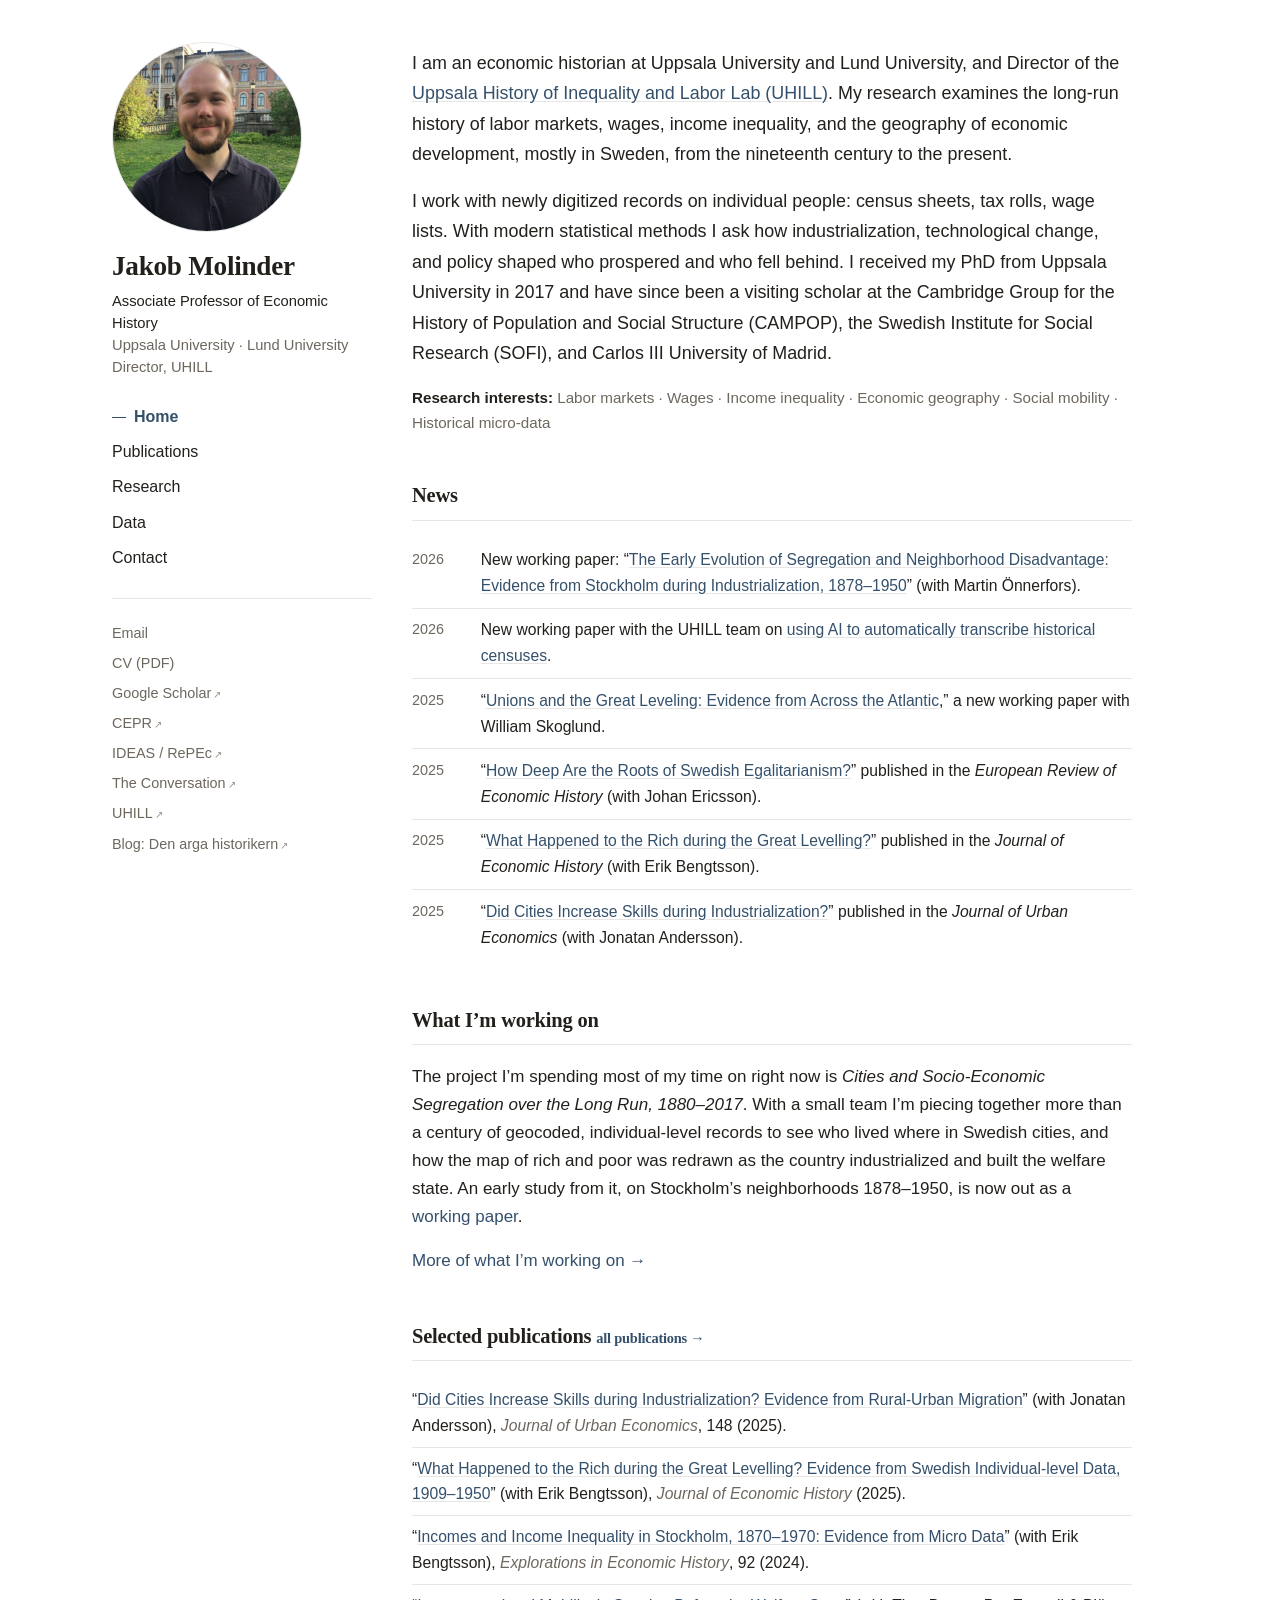
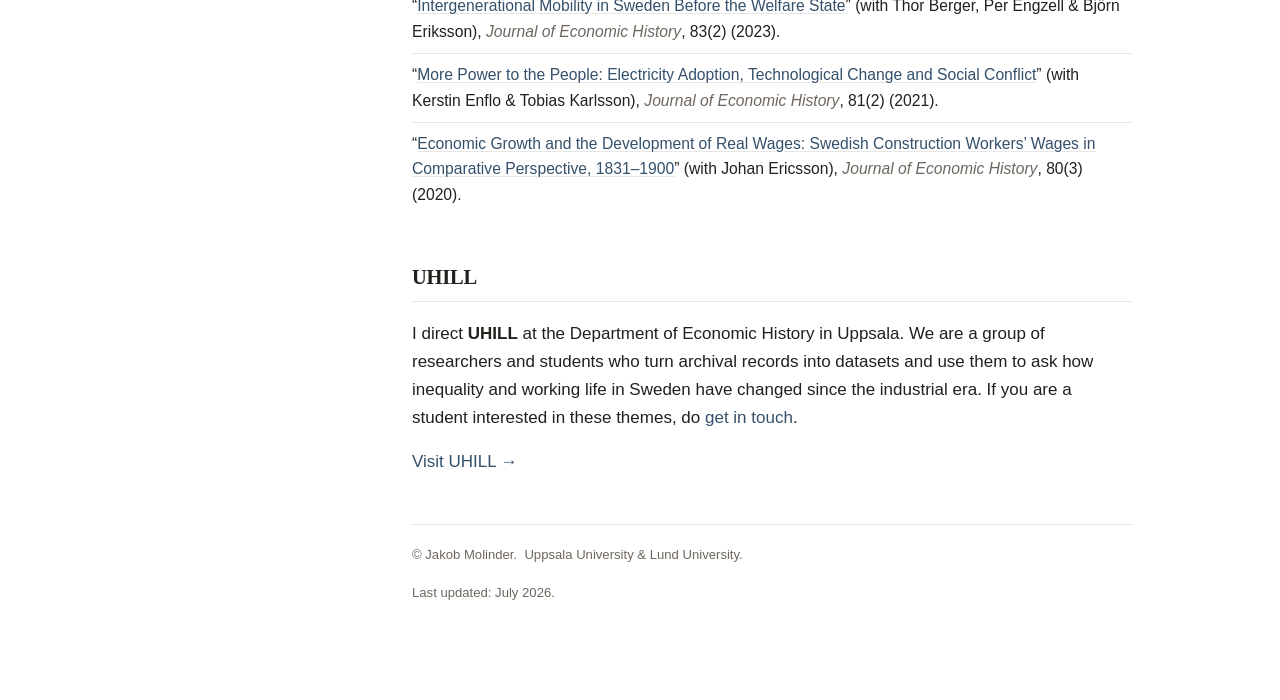
<file: index.html>
<!DOCTYPE html>
<html lang="en">
<head>
  <meta charset="utf-8">
  <meta name="viewport" content="width=device-width, initial-scale=1">
  <title>Jakob Molinder — Economic Historian</title>
  <meta name="description" content="Jakob Molinder is an economic historian at Uppsala University and Lund University and Director of the Uppsala History of Inequality and Labor Lab (UHILL). Research on labor markets, wages, inequality and the geography of economic development.">
  <link rel="canonical" href="https://jakobmolinder-uu.github.io/">
  <link rel="icon" href="assets/img/favicon.svg" type="image/svg+xml">
  <link rel="icon" href="assets/img/favicon-48.png" sizes="48x48">
  <link rel="apple-touch-icon" href="assets/img/apple-touch-icon.png">
  <meta name="twitter:card" content="summary">
  <link rel="stylesheet" href="css/style.css">
  <!-- Open Graph -->
  <meta property="og:type" content="website">
  <meta property="og:title" content="Jakob Molinder — Economic Historian">
  <meta property="og:description" content="Economic historian at Uppsala University and Lund University; Director of UHILL. Labor markets, wages, inequality and economic geography.">
  <meta property="og:url" content="https://jakobmolinder-uu.github.io/">
  <meta property="og:image" content="https://jakobmolinder-uu.github.io/assets/img/jakob-molinder.jpg">
  <meta property="og:image:alt" content="Jakob Molinder">
  <script type="application/ld+json">
  {
    "@context": "https://schema.org",
    "@type": "Person",
    "name": "Jakob Molinder",
    "jobTitle": "Associate Professor of Economic History",
    "url": "https://jakobmolinder-uu.github.io/",
    "image": "https://jakobmolinder-uu.github.io/assets/img/jakob-molinder.jpg",
    "affiliation": [
      { "@type": "Organization", "name": "Uppsala University" },
      { "@type": "Organization", "name": "Lund University" }
    ],
    "sameAs": [
      "https://scholar.google.se/citations?user=_pGQ968AAAAJ&hl=en",
      "https://cepr.org/about/people/jakob-molinder",
      "https://ideas.repec.org/f/pmo867.html",
      "https://www.uu.se/en/research/uppsala-history-of-inequality-and-labor-lab"
    ]
  }
  </script>
</head>
<body>
<a class="skip" href="#main">Skip to content</a>
<div class="layout">

  <!-- ============ SIDEBAR (identical on every page) ============ -->
  <aside class="sidebar">
    <img class="sidebar__photo" src="assets/img/jakob-molinder.jpg" alt="Portrait of Jakob Molinder" width="190" height="190">
    <p class="sidebar__name"><a href="index.html">Jakob Molinder</a></p>
    <p class="sidebar__title">
      <span class="role">Associate Professor of Economic History</span><br>
      Uppsala University &middot; Lund University<br>
      Director, UHILL
    </p>

    <nav class="nav" aria-label="Primary">
      <a href="index.html" class="is-active">Home</a>
      <a href="publications.html">Publications</a>
      <a href="research.html">Research</a>
      <a href="data.html">Data</a>
      <a href="contact.html">Contact</a>
    </nav>

    <hr class="sidebar__divider">

    <ul class="links">
      <li><a href="mailto:jakob.molinder@ekhist.uu.se">Email</a></li>
      <li><a href="assets/cv.pdf">CV (PDF)</a></li>
      <li><a href="https://scholar.google.se/citations?user=_pGQ968AAAAJ&hl=en" rel="noopener">Google Scholar<span class="ext">&#8599;</span></a></li>
      <li><a href="https://cepr.org/about/people/jakob-molinder" rel="noopener">CEPR<span class="ext">&#8599;</span></a></li>
      <li><a href="https://ideas.repec.org/f/pmo867.html" rel="noopener">IDEAS / RePEc<span class="ext">&#8599;</span></a></li>
      <li><a href="https://theconversation.com/profiles/jakob-molinder-1233093" rel="noopener">The Conversation<span class="ext">&#8599;</span></a></li>
      <li><a href="https://www.uu.se/en/research/uppsala-history-of-inequality-and-labor-lab" rel="noopener">UHILL<span class="ext">&#8599;</span></a></li>
      <li><a href="https://denargahistorikern.com/" rel="noopener">Blog: Den arga historikern<span class="ext">&#8599;</span></a></li>
      <!-- Add ORCID / Bluesky / X here if you like, e.g.:
      <li><a href="https://orcid.org/YOUR-ID" rel="noopener">ORCID<span class="ext">&#8599;</span></a></li> -->
    </ul>
  </aside>

  <!-- ============ CONTENT ============ -->
  <main class="content" id="main">

    <h1 class="visually-hidden">Jakob Molinder — Economic Historian</h1>

    <div class="lead">
      <p>I am an economic historian at Uppsala University and Lund University, and Director of the
      <a href="https://www.uu.se/en/research/uppsala-history-of-inequality-and-labor-lab" rel="noopener">Uppsala History of Inequality and Labor Lab (UHILL)</a>.
      My research examines the long-run history of labor markets, wages, income inequality,
      and the geography of economic development, mostly in Sweden, from the nineteenth
      century to the present.</p>

      <p>I work with newly digitized records on individual people: census sheets, tax rolls,
      wage lists. With modern statistical methods I ask how industrialization, technological
      change, and policy shaped who prospered and who fell behind. I received my PhD from
      Uppsala University in 2017 and have since been a visiting scholar at the Cambridge
      Group for the History of Population and Social Structure (CAMPOP), the Swedish Institute
      for Social Research (SOFI), and Carlos&nbsp;III University of Madrid.</p>
    </div>

    <p class="tags"><span class="label">Research interests:</span> Labor markets &middot; Wages &middot; Income inequality &middot; Economic geography &middot; Social mobility &middot; Historical micro-data</p>

    <!-- NEWS -->
    <section class="section" aria-labelledby="news-h">
      <h2 class="section__head" id="news-h">News</h2>
      <ul class="news">
        <li><span class="yr">2026</span><span class="what">New working paper: &ldquo;<a href="https://ehes.org/wp/EHES_294.pdf" rel="noopener">The Early Evolution of Segregation and Neighborhood Disadvantage: Evidence from Stockholm during Industrialization, 1878&ndash;1950</a>&rdquo; (with Martin Önnerfors).</span></li>
        <li><span class="yr">2026</span><span class="what">New working paper with the UHILL team on <a href="https://ehes.org/wp-content/uploads/2026/02/EHES_298.pdf" rel="noopener">using AI to automatically transcribe historical censuses</a>.</span></li>
        <li><span class="yr">2025</span><span class="what">&ldquo;<a href="https://ehes.org/wp/EHES_292.pdf" rel="noopener">Unions and the Great Leveling: Evidence from Across the Atlantic</a>,&rdquo; a new working paper with William Skoglund.</span></li>
        <li><span class="yr">2025</span><span class="what">&ldquo;<a href="https://doi.org/10.1093/ereh/heaf008" rel="noopener">How Deep Are the Roots of Swedish Egalitarianism?</a>&rdquo; published in the <em>European Review of Economic History</em> (with Johan Ericsson).</span></li>
        <li><span class="yr">2025</span><span class="what">&ldquo;<a href="https://doi.org/10.1017/S0022050725000221" rel="noopener">What Happened to the Rich during the Great Levelling?</a>&rdquo; published in the <em>Journal of Economic History</em> (with Erik Bengtsson).</span></li>
        <li><span class="yr">2025</span><span class="what">&ldquo;<a href="https://www.sciencedirect.com/science/article/pii/S0094119025000373" rel="noopener">Did Cities Increase Skills during Industrialization?</a>&rdquo; published in the <em>Journal of Urban Economics</em> (with Jonatan Andersson).</span></li>
      </ul>
    </section>

    <!-- WHAT I'M WORKING ON -->
    <section class="section" aria-labelledby="feat-h">
      <h2 class="section__head" id="feat-h">What I&rsquo;m working on</h2>
      <p>The project I&rsquo;m spending most of my time on right now is <em>Cities and Socio-Economic
      Segregation over the Long Run, 1880&ndash;2017</em>. With a small team I&rsquo;m piecing together
      more than a century of geocoded, individual-level records to see who lived where in Swedish
      cities, and how the map of rich and poor was redrawn as the country industrialized and built
      the welfare state. An early study from it, on Stockholm&rsquo;s neighborhoods 1878&ndash;1950,
      is now out as a <a href="https://ehes.org/wp/EHES_294.pdf" rel="noopener">working paper</a>.</p>
      <p><a href="research.html">More of what I&rsquo;m working on &rarr;</a></p>
    </section>

    <!-- SELECTED PUBLICATIONS -->
    <section class="section" aria-labelledby="pubs-h">
      <h2 class="section__head" id="pubs-h">Selected publications <a class="section__more" href="publications.html">all publications &rarr;</a></h2>
      <ul class="selected">
        <li>&ldquo;<a href="https://www.sciencedirect.com/science/article/pii/S0094119025000373" rel="noopener">Did Cities Increase Skills during Industrialization? Evidence from Rural-Urban Migration</a>&rdquo; (with Jonatan Andersson), <span class="venue">Journal of Urban Economics</span>, 148 (2025).</li>
        <li>&ldquo;<a href="https://doi.org/10.1017/S0022050725000221" rel="noopener">What Happened to the Rich during the Great Levelling? Evidence from Swedish Individual-level Data, 1909&ndash;1950</a>&rdquo; (with Erik Bengtsson), <span class="venue">Journal of Economic History</span> (2025).</li>
        <li>&ldquo;<a href="https://www.sciencedirect.com/science/article/pii/S0014498323000621" rel="noopener">Incomes and Income Inequality in Stockholm, 1870&ndash;1970: Evidence from Micro Data</a>&rdquo; (with Erik Bengtsson), <span class="venue">Explorations in Economic History</span>, 92 (2024).</li>
        <li>&ldquo;<a href="https://doi.org/10.1017/S0022050723000098" rel="noopener">Intergenerational Mobility in Sweden Before the Welfare State</a>&rdquo; (with Thor Berger, Per Engzell &amp; Björn Eriksson), <span class="venue">Journal of Economic History</span>, 83(2) (2023).</li>
        <li>&ldquo;<a href="https://www.cambridge.org/core/journals/journal-of-economic-history/article/more-power-to-the-people-electricity-adoption-technological-change-and-labor-conflict/63B6909C4CEC0038680E0802444862BB" rel="noopener">More Power to the People: Electricity Adoption, Technological Change and Social Conflict</a>&rdquo; (with Kerstin Enflo &amp; Tobias Karlsson), <span class="venue">Journal of Economic History</span>, 81(2) (2021).</li>
        <li>&ldquo;<a href="https://www.cambridge.org/core/journals/journal-of-economic-history/article/economic-growth-and-the-development-of-real-wages-swedish-construction-workers-wages-in-comparative-perspective-18311900/0DF23AF465F4E9464162A69ACEBD327B" rel="noopener">Economic Growth and the Development of Real Wages: Swedish Construction Workers&rsquo; Wages in Comparative Perspective, 1831&ndash;1900</a>&rdquo; (with Johan Ericsson), <span class="venue">Journal of Economic History</span>, 80(3) (2020).</li>
      </ul>
    </section>

    <!-- UHILL -->
    <section class="section" aria-labelledby="uhill-h">
      <h2 class="section__head" id="uhill-h">UHILL</h2>
      <p>I direct <strong>UHILL</strong> at the Department of Economic History in Uppsala. We are
      a group of researchers and students who turn archival records into datasets and use them
      to ask how inequality and working life in Sweden have changed since the industrial era.
      If you are a student interested in these themes, do <a href="contact.html">get in touch</a>.</p>
      <p><a href="https://www.uu.se/en/research/uppsala-history-of-inequality-and-labor-lab" rel="noopener">Visit UHILL &rarr;</a></p>
    </section>

    <footer class="footer">
      <p>&copy; Jakob Molinder. &nbsp;Uppsala University &amp; Lund University.</p>
      <p>Last updated: July 2026.</p>
    </footer>

  </main>
</div>
</body>
</html>
</file>
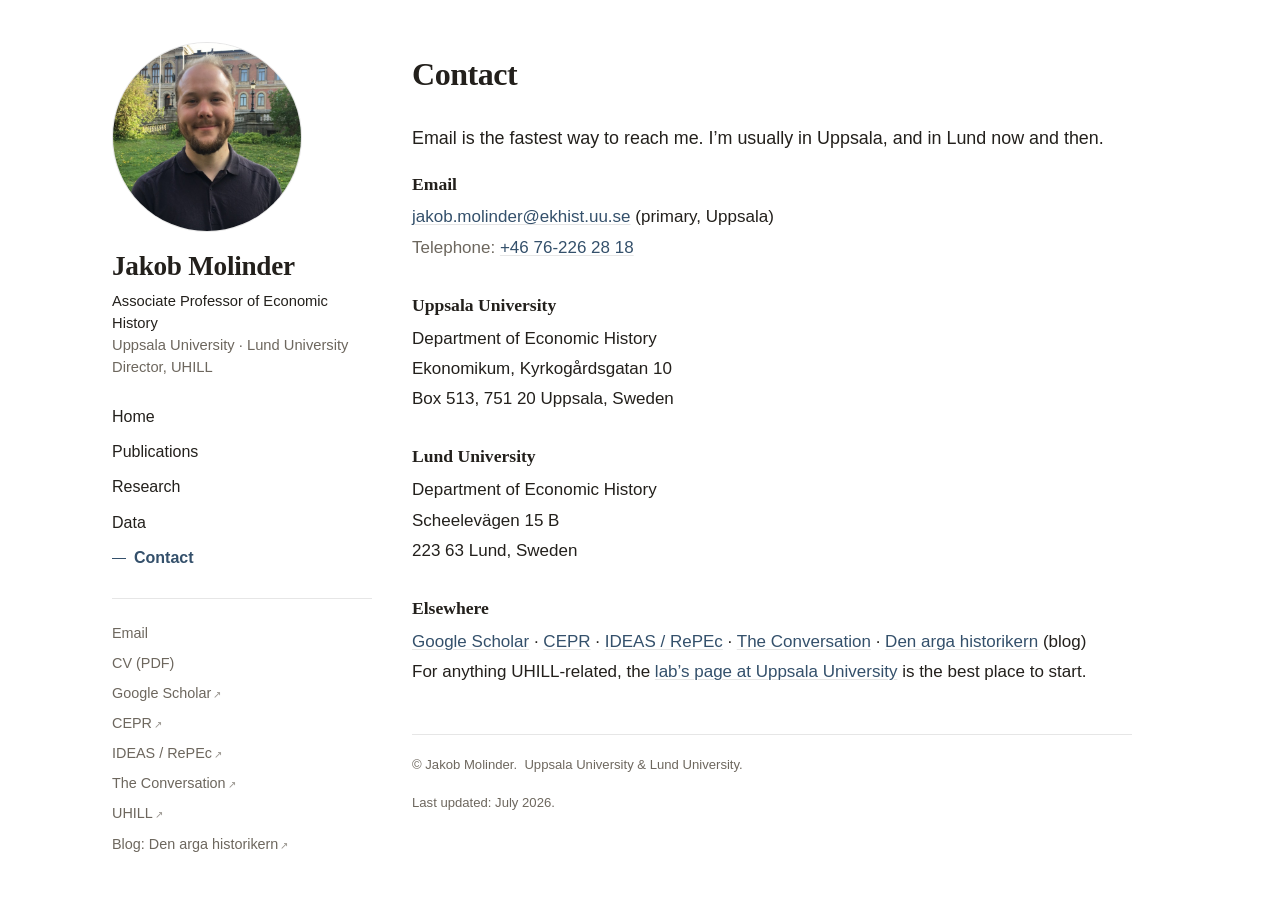
<file: contact.html>
<!DOCTYPE html>
<html lang="en">
<head>
  <meta charset="utf-8">
  <meta name="viewport" content="width=device-width, initial-scale=1">
  <title>Contact — Jakob Molinder</title>
  <meta name="description" content="Contact details for Jakob Molinder, Department of Economic History, Uppsala University and Lund University.">
  <link rel="canonical" href="https://jakobmolinder-uu.github.io/contact.html">
  <link rel="icon" href="assets/img/favicon.svg" type="image/svg+xml">
  <link rel="icon" href="assets/img/favicon-48.png" sizes="48x48">
  <link rel="apple-touch-icon" href="assets/img/apple-touch-icon.png">
  <meta name="twitter:card" content="summary">
  <link rel="stylesheet" href="css/style.css">
  <meta property="og:type" content="website">
  <meta property="og:title" content="Contact — Jakob Molinder">
  <meta property="og:url" content="https://jakobmolinder-uu.github.io/contact.html">
  <meta property="og:description" content="Contact details for Jakob Molinder, Department of Economic History, Uppsala University and Lund University.">
  <meta property="og:image" content="https://jakobmolinder-uu.github.io/assets/img/jakob-molinder.jpg">
  <meta property="og:image:alt" content="Jakob Molinder">
</head>
<body>
<a class="skip" href="#main">Skip to content</a>
<div class="layout">

  <aside class="sidebar">
    <img class="sidebar__photo" src="assets/img/jakob-molinder.jpg" alt="Portrait of Jakob Molinder" width="190" height="190">
    <p class="sidebar__name"><a href="index.html">Jakob Molinder</a></p>
    <p class="sidebar__title">
      <span class="role">Associate Professor of Economic History</span><br>
      Uppsala University &middot; Lund University<br>
      Director, UHILL
    </p>
    <nav class="nav" aria-label="Primary">
      <a href="index.html">Home</a>
      <a href="publications.html">Publications</a>
      <a href="research.html">Research</a>
      <a href="data.html">Data</a>
      <a href="contact.html" class="is-active">Contact</a>
    </nav>
    <hr class="sidebar__divider">
    <ul class="links">
      <li><a href="mailto:jakob.molinder@ekhist.uu.se">Email</a></li>
      <li><a href="assets/cv.pdf">CV (PDF)</a></li>
      <li><a href="https://scholar.google.se/citations?user=_pGQ968AAAAJ&hl=en" rel="noopener">Google Scholar<span class="ext">&#8599;</span></a></li>
      <li><a href="https://cepr.org/about/people/jakob-molinder" rel="noopener">CEPR<span class="ext">&#8599;</span></a></li>
      <li><a href="https://ideas.repec.org/f/pmo867.html" rel="noopener">IDEAS / RePEc<span class="ext">&#8599;</span></a></li>
      <li><a href="https://theconversation.com/profiles/jakob-molinder-1233093" rel="noopener">The Conversation<span class="ext">&#8599;</span></a></li>
      <li><a href="https://www.uu.se/en/research/uppsala-history-of-inequality-and-labor-lab" rel="noopener">UHILL<span class="ext">&#8599;</span></a></li>
      <li><a href="https://denargahistorikern.com/" rel="noopener">Blog: Den arga historikern<span class="ext">&#8599;</span></a></li>
    </ul>
  </aside>

  <main class="content" id="main">
    <h1 class="page-title">Contact</h1>
    <p class="lead">Email is the fastest way to reach me. I&rsquo;m usually in Uppsala,
    and in Lund now and then.</p>

    <div class="contact-block">
      <h2>Email</h2>
      <p><a href="mailto:jakob.molinder@ekhist.uu.se">jakob.molinder@ekhist.uu.se</a> (primary, Uppsala)</p>
      <p class="muted">Telephone: <a href="tel:+46762262818">+46&nbsp;76-226&nbsp;28&nbsp;18</a></p>
    </div>

    <div class="contact-block">
      <h2>Uppsala University</h2>
      <p>Department of Economic History</p>
      <p>Ekonomikum, Kyrkogårdsgatan 10</p>
      <p>Box 513, 751 20 Uppsala, Sweden</p>
    </div>

    <div class="contact-block">
      <h2>Lund University</h2>
      <p>Department of Economic History</p>
      <p>Scheelevägen 15 B</p>
      <p>223 63 Lund, Sweden</p>
    </div>

    <div class="contact-block">
      <h2>Elsewhere</h2>
      <p>
        <a href="https://scholar.google.se/citations?user=_pGQ968AAAAJ&hl=en" rel="noopener">Google Scholar</a> &middot;
        <a href="https://cepr.org/about/people/jakob-molinder" rel="noopener">CEPR</a> &middot;
        <a href="https://ideas.repec.org/f/pmo867.html" rel="noopener">IDEAS / RePEc</a> &middot;
        <a href="https://theconversation.com/profiles/jakob-molinder-1233093" rel="noopener">The Conversation</a> &middot;
        <a href="https://denargahistorikern.com/" rel="noopener">Den arga historikern</a> (blog)
      </p>
      <p>For anything UHILL-related, the
      <a href="https://www.uu.se/en/research/uppsala-history-of-inequality-and-labor-lab" rel="noopener">lab&rsquo;s page at Uppsala University</a>
      is the best place to start.</p>
    </div>

    <footer class="footer">
      <p>&copy; Jakob Molinder. &nbsp;Uppsala University &amp; Lund University.</p>
      <p>Last updated: July 2026.</p>
    </footer>

  </main>
</div>
</body>
</html>
</file>
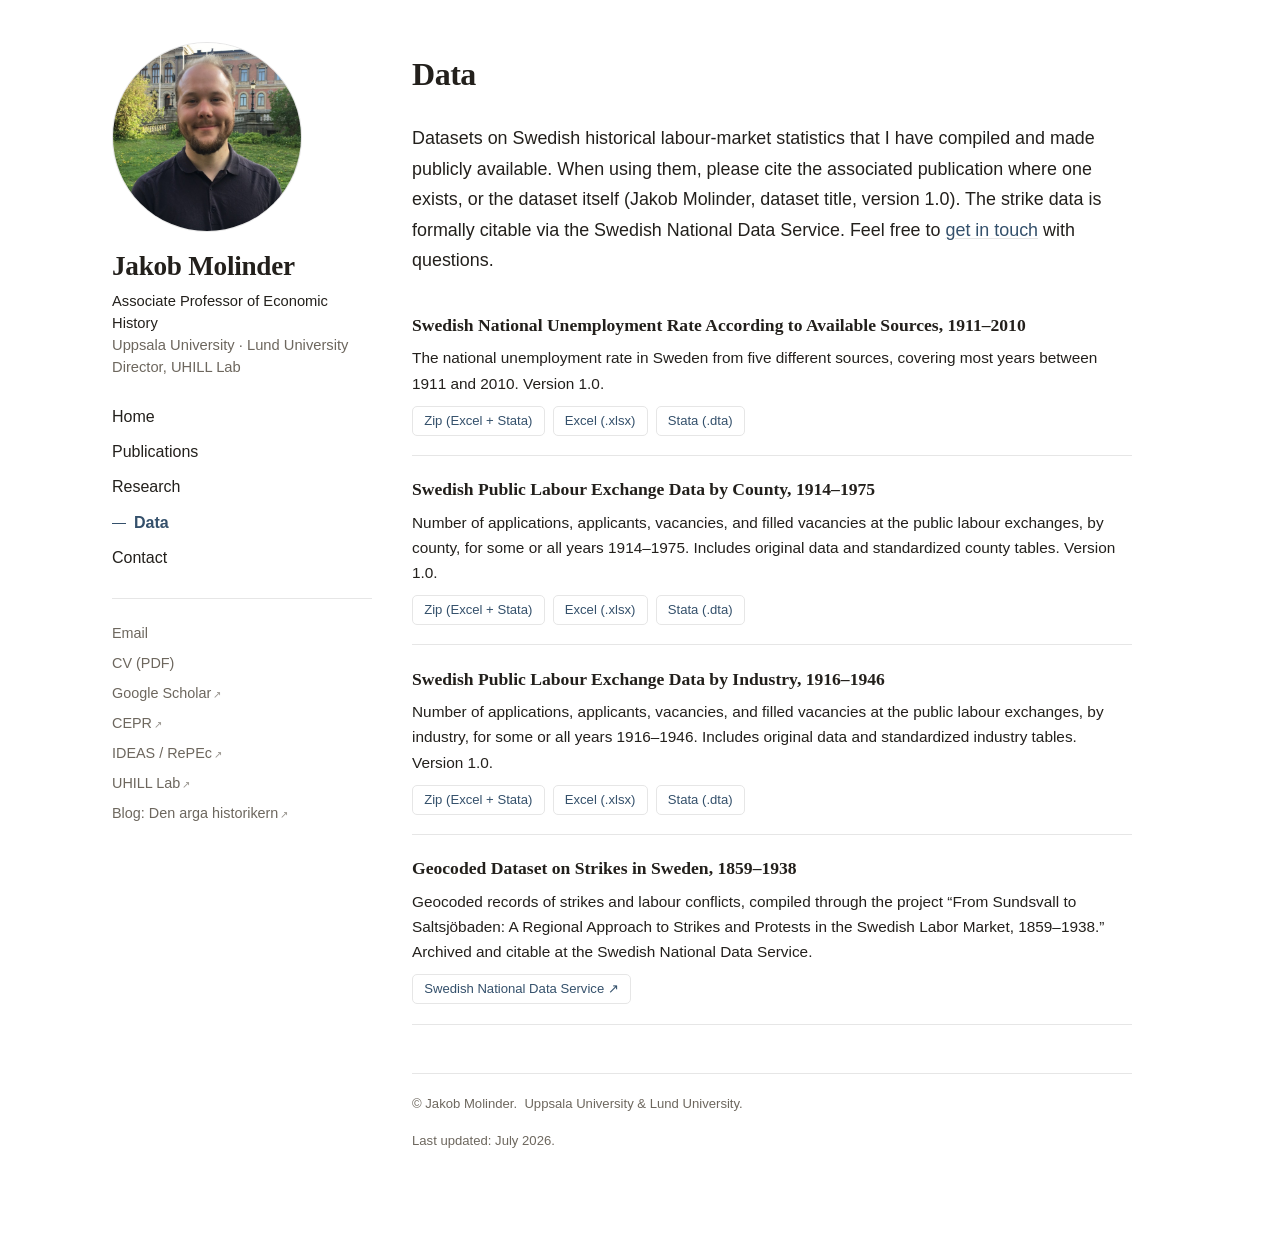
<file: data.html>
<!DOCTYPE html>
<html lang="en">
<head>
  <meta charset="utf-8">
  <meta name="viewport" content="width=device-width, initial-scale=1">
  <title>Data — Jakob Molinder</title>
  <meta name="description" content="Public datasets on Swedish historical labour-market statistics compiled by Jakob Molinder: unemployment 1911–2010, public labour exchanges, and strikes 1859–1938.">
  <link rel="canonical" href="https://jakobmolinder.com/data.html">
  <link rel="icon" href="assets/img/favicon.svg" type="image/svg+xml">
  <link rel="icon" href="assets/img/favicon-48.png" sizes="48x48">
  <link rel="apple-touch-icon" href="assets/img/apple-touch-icon.png">
  <meta name="twitter:card" content="summary">
  <link rel="stylesheet" href="css/style.css">
  <meta property="og:type" content="website">
  <meta property="og:title" content="Data — Jakob Molinder">
  <meta property="og:url" content="https://jakobmolinder.com/data.html">
  <meta property="og:description" content="Public datasets on Swedish historical labour-market statistics compiled by Jakob Molinder: unemployment 1911–2010, public labour exchanges, and strikes 1859–1938.">
  <meta property="og:image" content="https://jakobmolinder.com/assets/img/jakob-molinder.jpg">
</head>
<body>
<a class="skip" href="#main">Skip to content</a>
<div class="layout">

  <aside class="sidebar">
    <img class="sidebar__photo" src="assets/img/jakob-molinder.jpg" alt="Portrait of Jakob Molinder" width="190" height="190">
    <p class="sidebar__name"><a href="index.html">Jakob Molinder</a></p>
    <p class="sidebar__title">
      <span class="role">Associate Professor of Economic History</span><br>
      Uppsala University &middot; Lund University<br>
      Director, UHILL Lab
    </p>
    <nav class="nav" aria-label="Primary">
      <a href="index.html">Home</a>
      <a href="publications.html">Publications</a>
      <a href="research.html">Research</a>
      <a href="data.html" class="is-active">Data</a>
      <a href="contact.html">Contact</a>
    </nav>
    <hr class="sidebar__divider">
    <ul class="links">
      <li><a href="mailto:jakob.molinder@ekhist.uu.se">Email</a></li>
      <li><a href="assets/cv.pdf">CV (PDF)</a></li>
      <li><a href="https://scholar.google.se/citations?user=_pGQ968AAAAJ&hl=en" rel="noopener">Google Scholar<span class="ext">&#8599;</span></a></li>
      <li><a href="https://cepr.org/about/people/jakob-molinder" rel="noopener">CEPR<span class="ext">&#8599;</span></a></li>
      <li><a href="https://ideas.repec.org/f/pmo867.html" rel="noopener">IDEAS / RePEc<span class="ext">&#8599;</span></a></li>
      <li><a href="https://www.uu.se/en/research/uppsala-history-of-inequality-and-labor-lab" rel="noopener">UHILL Lab<span class="ext">&#8599;</span></a></li>
      <li><a href="https://denargahistorikern.com/" rel="noopener">Blog: Den arga historikern<span class="ext">&#8599;</span></a></li>
    </ul>
  </aside>

  <main class="content" id="main">
    <h1 class="page-title">Data</h1>
    <p class="lead">Datasets on Swedish historical labour-market statistics that I have compiled
    and made publicly available. When using them, please cite the associated publication where one
    exists, or the dataset itself (Jakob Molinder, dataset title, version&nbsp;1.0). The strike data
    is formally citable via the Swedish National Data Service. Feel free to
    <a href="mailto:jakob.molinder@ekhist.uu.se">get in touch</a> with questions.</p>

    <div class="dataset">
      <h2>Swedish National Unemployment Rate According to Available Sources, 1911&ndash;2010</h2>
      <p>The national unemployment rate in Sweden from five different sources, covering most years
      between 1911 and 2010. Version 1.0.</p>
      <div class="files">
        <a href="https://www.dropbox.com/s/stak6e9ku7l05od/Swedish%20National%20Unemployment%20Rate%20According%20to%20Available%20Sources%2C%201911%E2%80%932010%2C%20version%201.0.zip?dl=1" rel="noopener">Zip (Excel + Stata)</a>
        <a href="https://www.dropbox.com/s/qoy1bfscn81ezxv/Swedish%20National%20Unemployment%20Rate%20According%20to%20Available%20Sources%2C%201911%E2%80%932010%2C%20version%201.0.xlsx?dl=1" rel="noopener">Excel (.xlsx)</a>
        <a href="https://www.dropbox.com/s/4jiljadzt44hjqm/Swedish%20National%20Unemployment%20Rate%20According%20to%20Available%20Sources%2C%201911%E2%80%932010%2C%20version%201.0.dta?dl=1" rel="noopener">Stata (.dta)</a>
      </div>
    </div>

    <div class="dataset">
      <h2>Swedish Public Labour Exchange Data by County, 1914&ndash;1975</h2>
      <p>Number of applications, applicants, vacancies, and filled vacancies at the public labour
      exchanges, by county, for some or all years 1914&ndash;1975. Includes original data and
      standardized county tables. Version 1.0.</p>
      <div class="files">
        <a href="https://www.dropbox.com/s/c74npsog8v1q9s7/Swedish%20Public%20Labor%20Exchange%20Data%20by%20County%2C%201914%E2%80%931975%2C%20version%201.0.zip?dl=1" rel="noopener">Zip (Excel + Stata)</a>
        <a href="https://www.dropbox.com/s/bradskd9dnh7iyp/Swedish%20Public%20Labor%20Exchange%20Data%20by%20County%2C%201914%E2%80%931975%2C%20version%201.0.xlsx?dl=1" rel="noopener">Excel (.xlsx)</a>
        <a href="https://www.dropbox.com/s/qghf2ufb2ns3vee/Swedish%20Public%20Labor%20Exchange%20Data%20by%20County%2C%201914%E2%80%931975%2C%20version%201.0.dta?dl=1" rel="noopener">Stata (.dta)</a>
      </div>
    </div>

    <div class="dataset">
      <h2>Swedish Public Labour Exchange Data by Industry, 1916&ndash;1946</h2>
      <p>Number of applications, applicants, vacancies, and filled vacancies at the public labour
      exchanges, by industry, for some or all years 1916&ndash;1946. Includes original data and
      standardized industry tables. Version 1.0.</p>
      <div class="files">
        <a href="https://www.dropbox.com/s/e4gom5pkjcc5d0m/Swedish%20Public%20Labor%20Exchange%20Data%20by%20Industry%2C%201916%E2%80%931946%2C%20version%201.0.zip?dl=1" rel="noopener">Zip (Excel + Stata)</a>
        <a href="https://www.dropbox.com/s/g93ui8inja0id4j/Swedish%20Public%20Labor%20Exchange%20Data%20by%20Industry%2C%201916%E2%80%931946%2C%20version%201.0.xlsx?dl=1" rel="noopener">Excel (.xlsx)</a>
        <a href="https://www.dropbox.com/s/mxpk6nylo9j02g3/Swedish%20Public%20Labor%20Exchange%20Data%20by%20Industry%2C%201916%E2%80%931946%2C%20version%201.0.dta?dl=1" rel="noopener">Stata (.dta)</a>
      </div>
    </div>

    <div class="dataset">
      <h2>Geocoded Dataset on Strikes in Sweden, 1859&ndash;1938</h2>
      <p>Geocoded records of strikes and labour conflicts, compiled through the project
      &ldquo;From Sundsvall to Saltsjöbaden: A Regional Approach to Strikes and Protests in the
      Swedish Labor Market, 1859&ndash;1938.&rdquo; Archived and citable at the Swedish National
      Data Service.</p>
      <div class="files">
        <a href="https://snd.gu.se/en/catalogue/study/snd1088" rel="noopener">Swedish National Data Service &#8599;</a>
      </div>
    </div>

    <footer class="footer">
      <p>&copy; Jakob Molinder. &nbsp;Uppsala University &amp; Lund University.</p>
      <p>Last updated: July 2026.</p>
    </footer>

  </main>
</div>
</body>
</html>
</file>
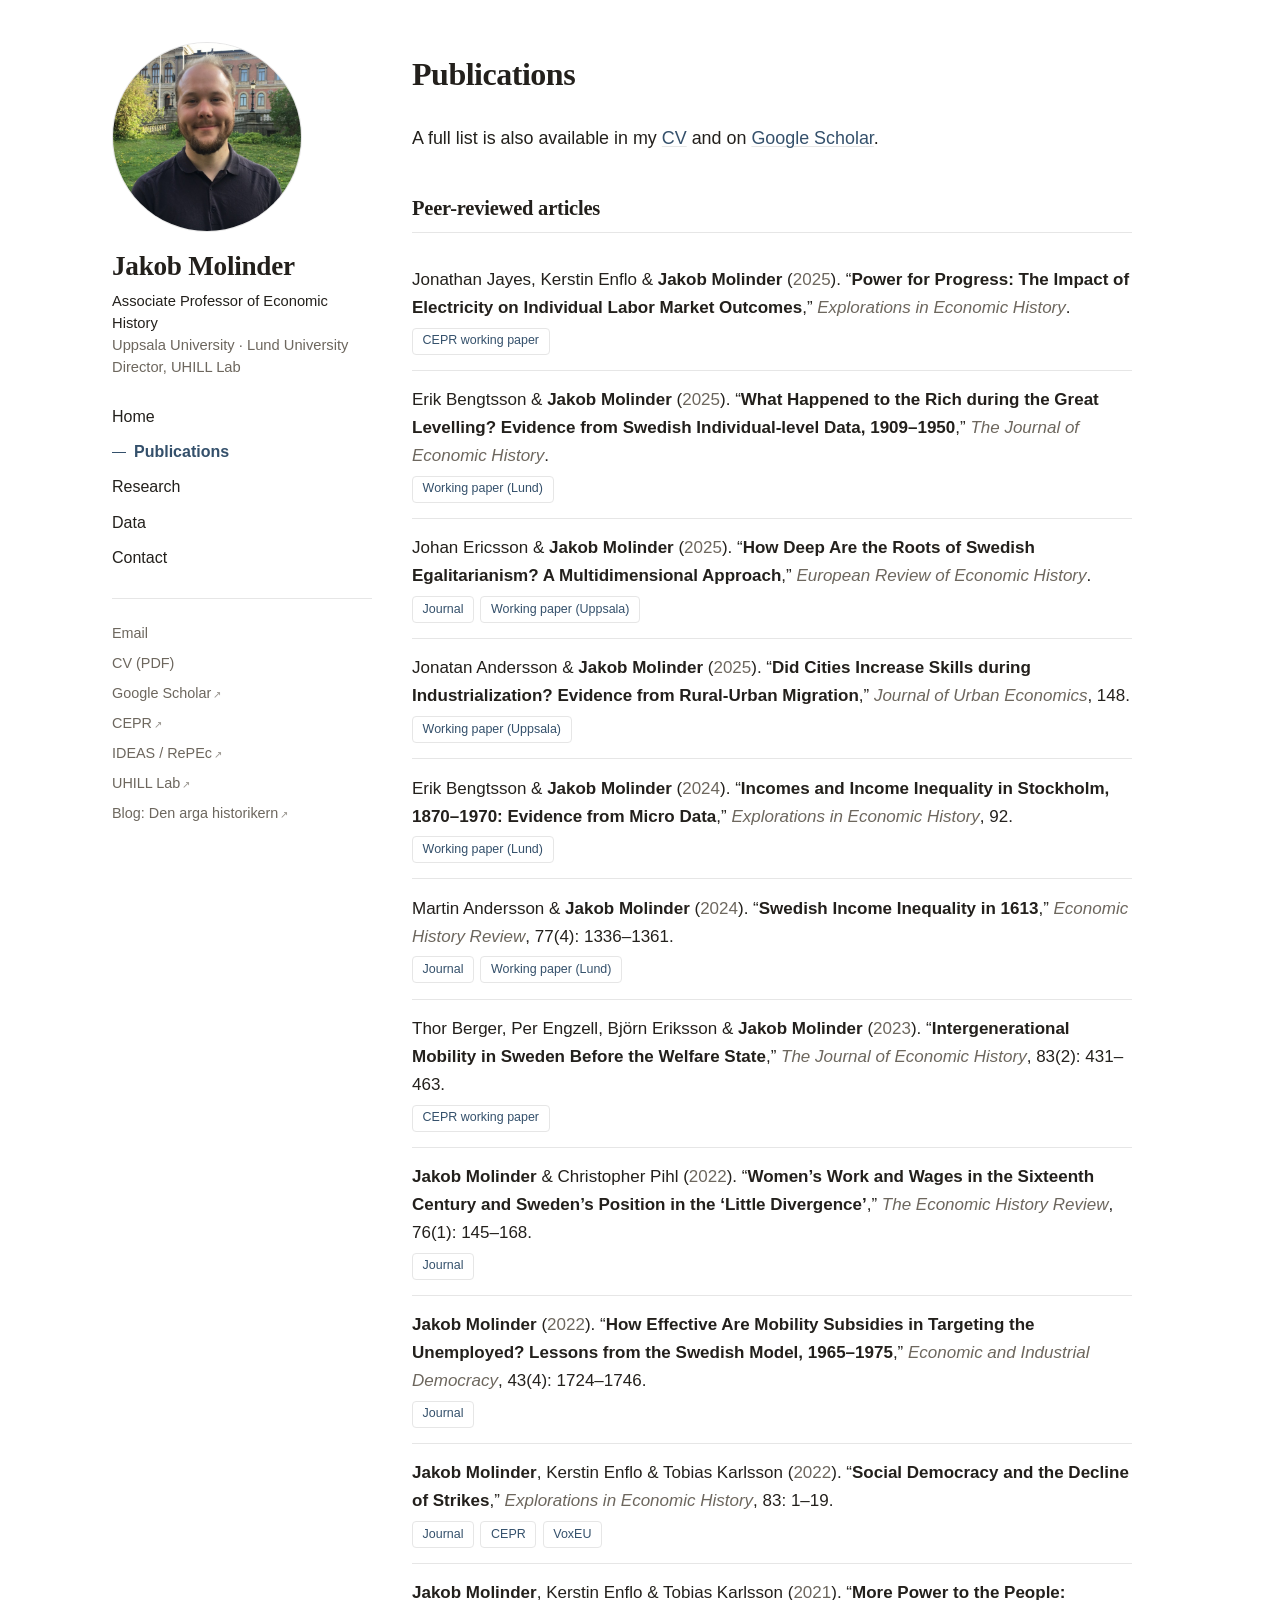
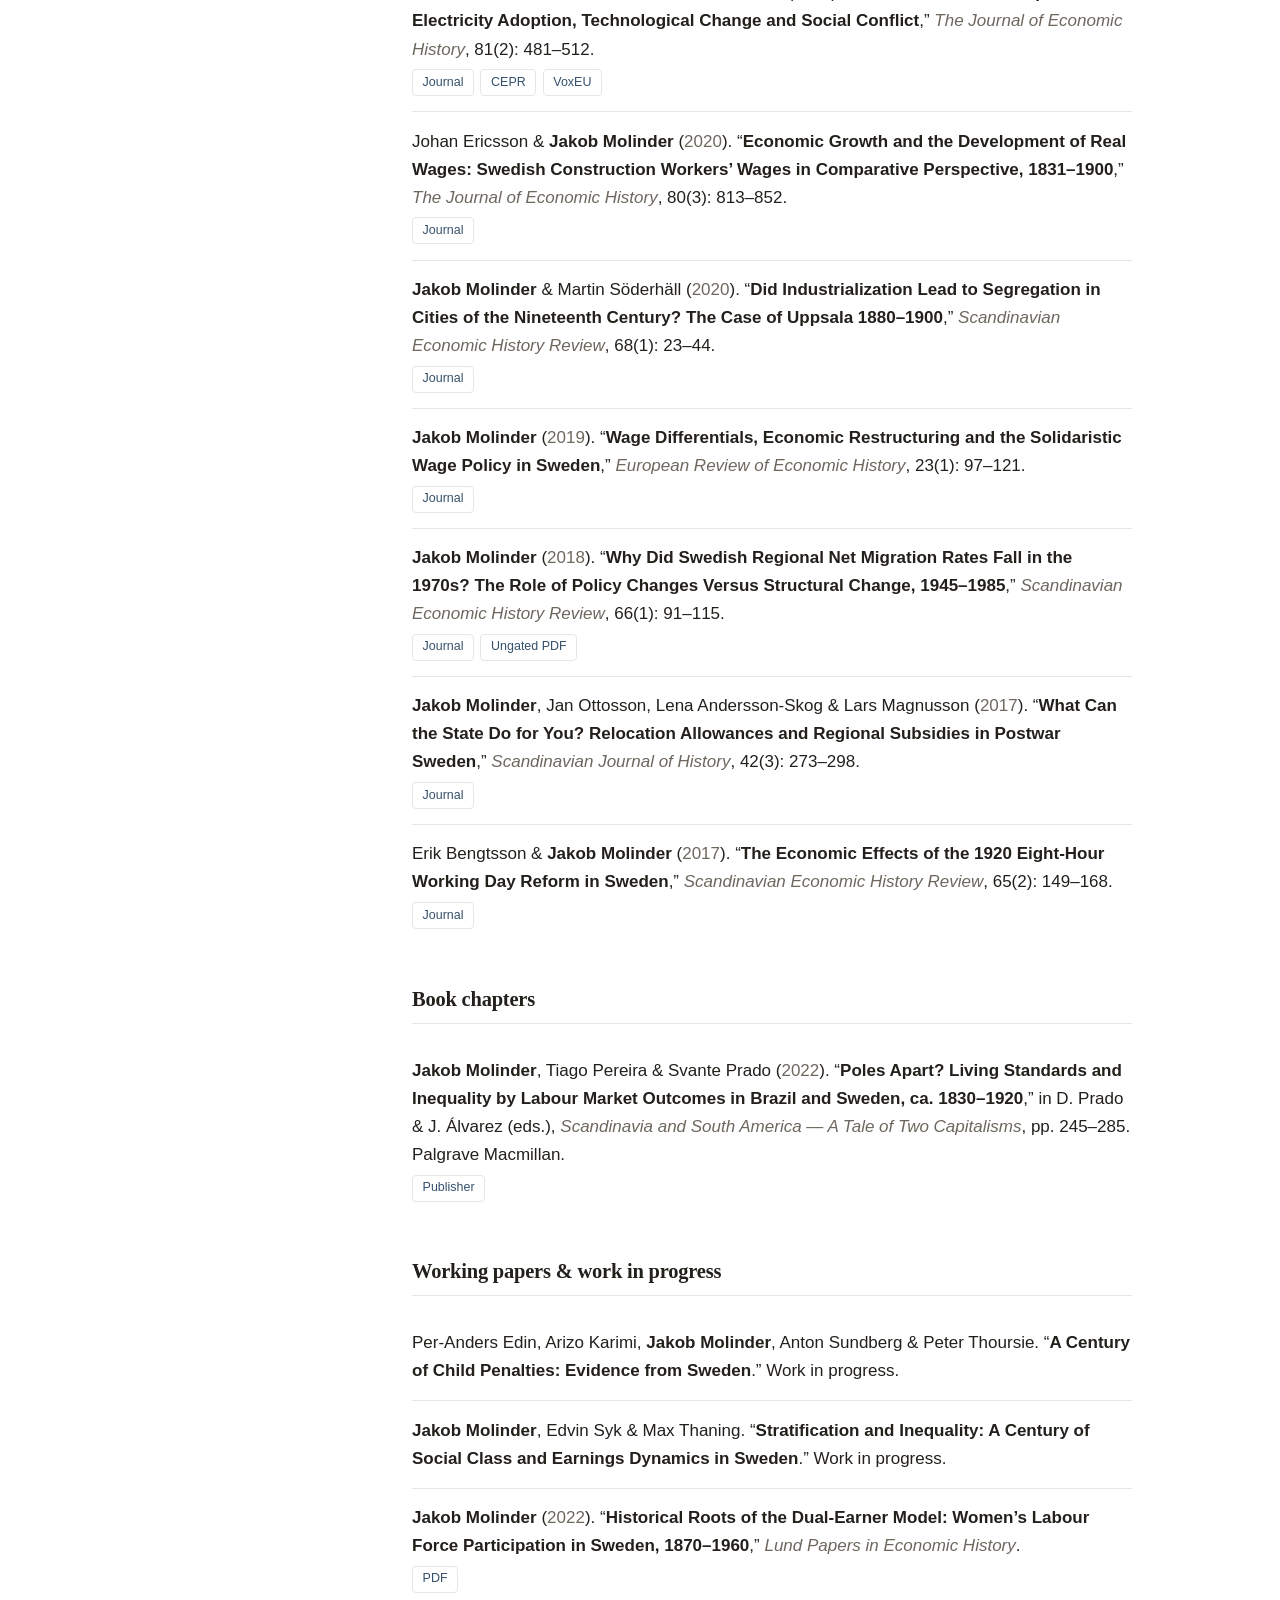
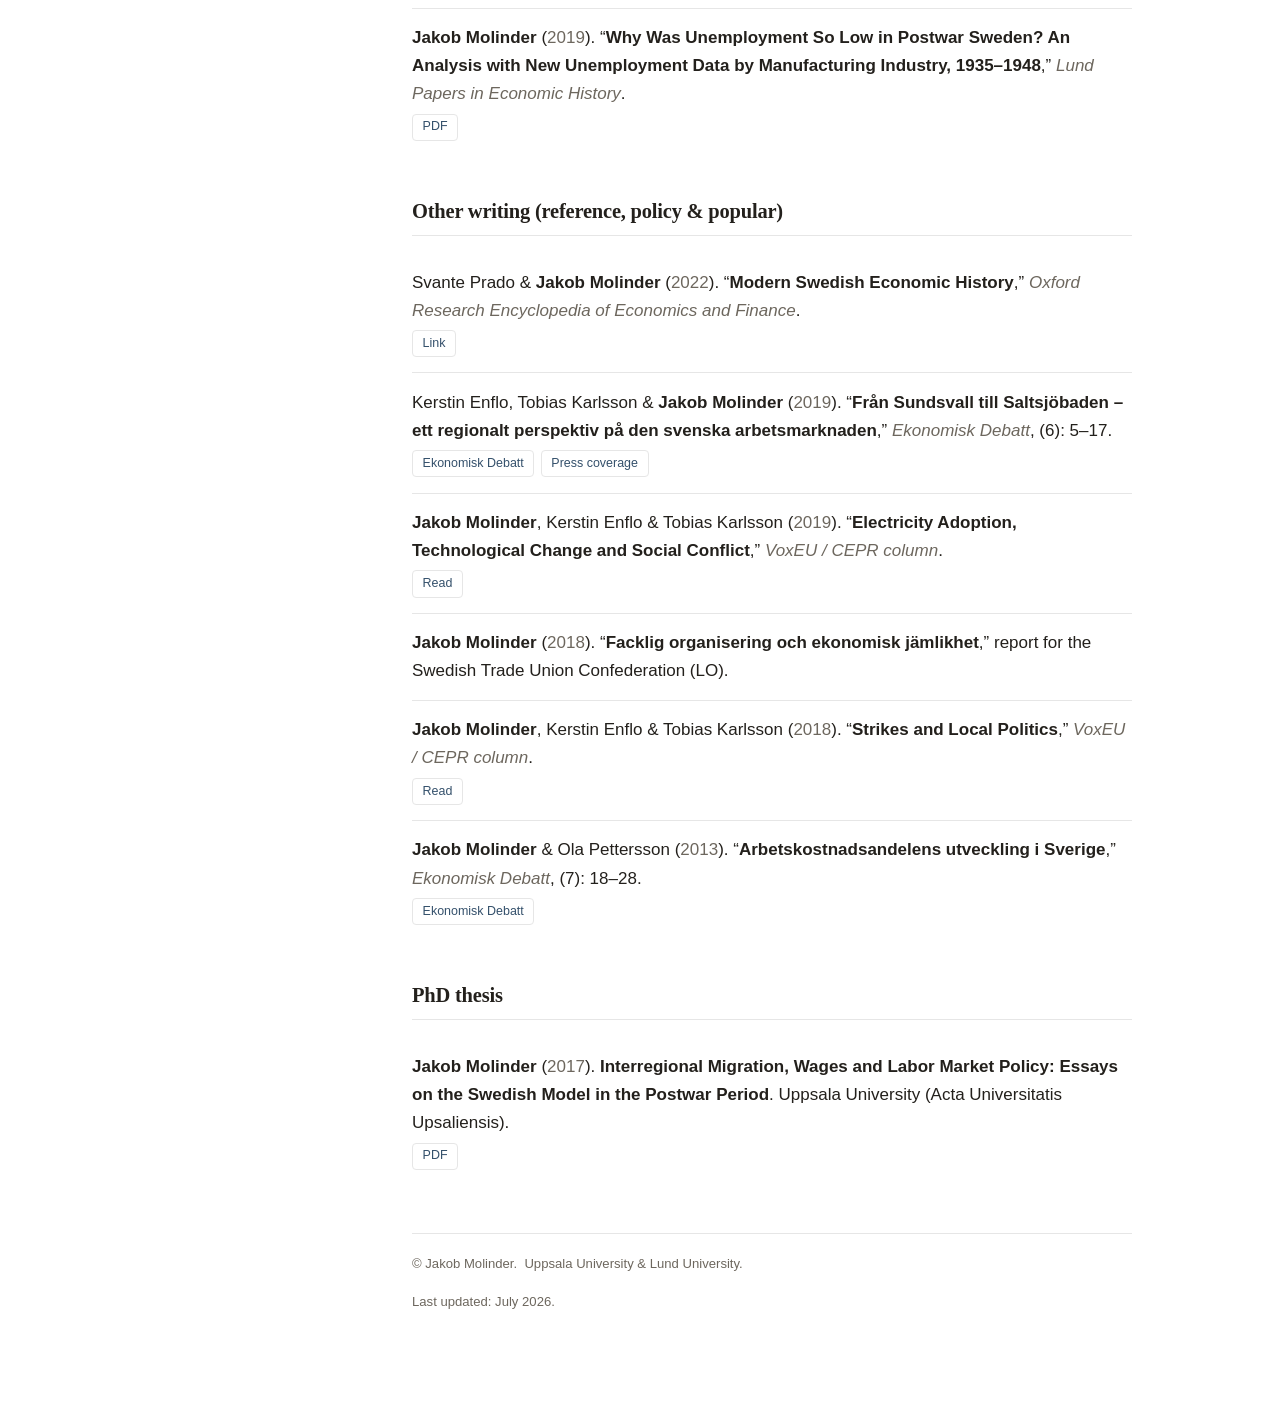
<file: publications.html>
<!DOCTYPE html>
<html lang="en">
<head>
  <meta charset="utf-8">
  <meta name="viewport" content="width=device-width, initial-scale=1">
  <title>Publications — Jakob Molinder</title>
  <meta name="description" content="Peer-reviewed articles, book chapters, working papers and other writing by Jakob Molinder on labor markets, wages, inequality and economic geography.">
  <link rel="canonical" href="https://jakobmolinder.com/publications.html">
  <link rel="icon" href="assets/img/favicon.svg" type="image/svg+xml">
  <link rel="icon" href="assets/img/favicon-48.png" sizes="48x48">
  <link rel="apple-touch-icon" href="assets/img/apple-touch-icon.png">
  <meta name="twitter:card" content="summary">
  <link rel="stylesheet" href="css/style.css">
  <meta property="og:type" content="website">
  <meta property="og:title" content="Publications — Jakob Molinder">
  <meta property="og:url" content="https://jakobmolinder.com/publications.html">
  <meta property="og:description" content="Peer-reviewed articles, book chapters, working papers and other writing by Jakob Molinder on labor markets, wages, inequality and economic geography.">
  <meta property="og:image" content="https://jakobmolinder.com/assets/img/jakob-molinder.jpg">
</head>
<body>
<a class="skip" href="#main">Skip to content</a>
<div class="layout">

  <aside class="sidebar">
    <img class="sidebar__photo" src="assets/img/jakob-molinder.jpg" alt="Portrait of Jakob Molinder" width="190" height="190">
    <p class="sidebar__name"><a href="index.html">Jakob Molinder</a></p>
    <p class="sidebar__title">
      <span class="role">Associate Professor of Economic History</span><br>
      Uppsala University &middot; Lund University<br>
      Director, UHILL Lab
    </p>
    <nav class="nav" aria-label="Primary">
      <a href="index.html">Home</a>
      <a href="publications.html" class="is-active">Publications</a>
      <a href="research.html">Research</a>
      <a href="data.html">Data</a>
      <a href="contact.html">Contact</a>
    </nav>
    <hr class="sidebar__divider">
    <ul class="links">
      <li><a href="mailto:jakob.molinder@ekhist.uu.se">Email</a></li>
      <li><a href="assets/cv.pdf">CV (PDF)</a></li>
      <li><a href="https://scholar.google.se/citations?user=_pGQ968AAAAJ&hl=en" rel="noopener">Google Scholar<span class="ext">&#8599;</span></a></li>
      <li><a href="https://cepr.org/about/people/jakob-molinder" rel="noopener">CEPR<span class="ext">&#8599;</span></a></li>
      <li><a href="https://ideas.repec.org/f/pmo867.html" rel="noopener">IDEAS / RePEc<span class="ext">&#8599;</span></a></li>
      <li><a href="https://www.uu.se/en/research/uppsala-history-of-inequality-and-labor-lab" rel="noopener">UHILL Lab<span class="ext">&#8599;</span></a></li>
      <li><a href="https://denargahistorikern.com/" rel="noopener">Blog: Den arga historikern<span class="ext">&#8599;</span></a></li>
    </ul>
  </aside>

  <main class="content" id="main">
    <h1 class="page-title">Publications</h1>
    <p class="lead">A full list is also available in my <a href="assets/cv.pdf">CV</a> and on
    <a href="https://scholar.google.se/citations?user=_pGQ968AAAAJ&hl=en" rel="noopener">Google Scholar</a>.</p>

    <!-- PEER-REVIEWED -->
    <section class="pub-group" aria-labelledby="pr-h">
      <h2 class="section__head" id="pr-h">Peer-reviewed articles</h2>
      <ul class="pub-list">

        <li class="pub">
          <span class="authors">Jonathan Jayes, Kerstin Enflo &amp; <strong>Jakob Molinder</strong></span>
          (<span class="yr">2025</span>). &ldquo;<span class="title">Power for Progress: The Impact of Electricity on Individual Labor Market Outcomes</span>,&rdquo;
          <span class="venue">Explorations in Economic History</span>.
          <span class="pub-links"><a href="https://cepr.org/publications/dp18973" rel="noopener">CEPR working paper</a></span>
        </li>

        <li class="pub">
          <span class="authors">Erik Bengtsson &amp; <strong>Jakob Molinder</strong></span>
          (<span class="yr">2025</span>). &ldquo;<span class="title">What Happened to the Rich during the Great Levelling? Evidence from Swedish Individual-level Data, 1909&ndash;1950</span>,&rdquo;
          <span class="venue">The Journal of Economic History</span>.
          <span class="pub-links"><a href="https://lup.lub.lu.se/search/files/108841662/LUPEH_230.pdf" rel="noopener">Working paper (Lund)</a></span>
        </li>

        <li class="pub">
          <span class="authors">Johan Ericsson &amp; <strong>Jakob Molinder</strong></span>
          (<span class="yr">2025</span>). &ldquo;<span class="title">How Deep Are the Roots of Swedish Egalitarianism? A Multidimensional Approach</span>,&rdquo;
          <span class="venue">European Review of Economic History</span>.
          <span class="pub-links"><a href="https://doi.org/10.1093/ereh/heaf008" rel="noopener">Journal</a><a href="https://journals.uu.se/upeh/article/view/580" rel="noopener">Working paper (Uppsala)</a></span>
        </li>

        <li class="pub">
          <span class="authors">Jonatan Andersson &amp; <strong>Jakob Molinder</strong></span>
          (<span class="yr">2025</span>). &ldquo;<span class="title">Did Cities Increase Skills during Industrialization? Evidence from Rural-Urban Migration</span>,&rdquo;
          <span class="venue">Journal of Urban Economics</span>, 148.
          <span class="pub-links"><a href="https://journals.uu.se/upeh/article/view/578" rel="noopener">Working paper (Uppsala)</a></span>
        </li>

        <li class="pub">
          <span class="authors">Erik Bengtsson &amp; <strong>Jakob Molinder</strong></span>
          (<span class="yr">2024</span>). &ldquo;<span class="title">Incomes and Income Inequality in Stockholm, 1870&ndash;1970: Evidence from Micro Data</span>,&rdquo;
          <span class="venue">Explorations in Economic History</span>, 92.
          <span class="pub-links"><a href="https://lucris.lub.lu.se/ws/portalfiles/portal/123389758/LUPEH_240.pdf" rel="noopener">Working paper (Lund)</a></span>
        </li>

        <li class="pub">
          <span class="authors">Martin Andersson &amp; <strong>Jakob Molinder</strong></span>
          (<span class="yr">2024</span>). &ldquo;<span class="title">Swedish Income Inequality in 1613</span>,&rdquo;
          <span class="venue">Economic History Review</span>, 77(4): 1336&ndash;1361.
          <span class="pub-links"><a href="https://doi.org/10.1111/ehr.13329" rel="noopener">Journal</a><a href="https://lucris.lub.lu.se/ws/portalfiles/portal/113796885/LUPEH_235.pdf" rel="noopener">Working paper (Lund)</a></span>
        </li>

        <li class="pub">
          <span class="authors">Thor Berger, Per Engzell, Björn Eriksson &amp; <strong>Jakob Molinder</strong></span>
          (<span class="yr">2023</span>). &ldquo;<span class="title">Intergenerational Mobility in Sweden Before the Welfare State</span>,&rdquo;
          <span class="venue">The Journal of Economic History</span>, 83(2): 431&ndash;463.
          <span class="pub-links"><a href="https://cepr.org/publications/dp16595" rel="noopener">CEPR working paper</a></span>
        </li>

        <li class="pub">
          <span class="authors"><strong>Jakob Molinder</strong> &amp; Christopher Pihl</span>
          (<span class="yr">2022</span>). &ldquo;<span class="title">Women&rsquo;s Work and Wages in the Sixteenth Century and Sweden&rsquo;s Position in the &lsquo;Little Divergence&rsquo;</span>,&rdquo;
          <span class="venue">The Economic History Review</span>, 76(1): 145&ndash;168.
          <span class="pub-links"><a href="https://doi.org/10.1111/ehr.13177" rel="noopener">Journal</a></span>
        </li>

        <li class="pub">
          <span class="authors"><strong>Jakob Molinder</strong></span>
          (<span class="yr">2022</span>). &ldquo;<span class="title">How Effective Are Mobility Subsidies in Targeting the Unemployed? Lessons from the Swedish Model, 1965&ndash;1975</span>,&rdquo;
          <span class="venue">Economic and Industrial Democracy</span>, 43(4): 1724&ndash;1746.
          <span class="pub-links"><a href="https://doi.org/10.1177/0143831X211047887" rel="noopener">Journal</a></span>
        </li>

        <li class="pub">
          <span class="authors"><strong>Jakob Molinder</strong>, Kerstin Enflo &amp; Tobias Karlsson</span>
          (<span class="yr">2022</span>). &ldquo;<span class="title">Social Democracy and the Decline of Strikes</span>,&rdquo;
          <span class="venue">Explorations in Economic History</span>, 83: 1&ndash;19.
          <span class="pub-links"><a href="https://www.sciencedirect.com/science/article/pii/S0014498321000425" rel="noopener">Journal</a><a href="https://cepr.org/publications/dp13130" rel="noopener">CEPR</a><a href="https://voxeu.org/article/strikes-and-local-politics" rel="noopener">VoxEU</a></span>
        </li>

        <li class="pub">
          <span class="authors"><strong>Jakob Molinder</strong>, Kerstin Enflo &amp; Tobias Karlsson</span>
          (<span class="yr">2021</span>). &ldquo;<span class="title">More Power to the People: Electricity Adoption, Technological Change and Social Conflict</span>,&rdquo;
          <span class="venue">The Journal of Economic History</span>, 81(2): 481&ndash;512.
          <span class="pub-links"><a href="https://www.cambridge.org/core/journals/journal-of-economic-history/article/more-power-to-the-people-electricity-adoption-technological-change-and-labor-conflict/63B6909C4CEC0038680E0802444862BB" rel="noopener">Journal</a><a href="https://cepr.org/publications/dp13986" rel="noopener">CEPR</a><a href="https://voxeu.org/article/electricity-adoption-technological-change-and-social-conflict" rel="noopener">VoxEU</a></span>
        </li>

        <li class="pub">
          <span class="authors">Johan Ericsson &amp; <strong>Jakob Molinder</strong></span>
          (<span class="yr">2020</span>). &ldquo;<span class="title">Economic Growth and the Development of Real Wages: Swedish Construction Workers&rsquo; Wages in Comparative Perspective, 1831&ndash;1900</span>,&rdquo;
          <span class="venue">The Journal of Economic History</span>, 80(3): 813&ndash;852.
          <span class="pub-links"><a href="https://www.cambridge.org/core/journals/journal-of-economic-history/article/economic-growth-and-the-development-of-real-wages-swedish-construction-workers-wages-in-comparative-perspective-18311900/0DF23AF465F4E9464162A69ACEBD327B" rel="noopener">Journal</a></span>
        </li>

        <li class="pub">
          <span class="authors"><strong>Jakob Molinder</strong> &amp; Martin Söderhäll</span>
          (<span class="yr">2020</span>). &ldquo;<span class="title">Did Industrialization Lead to Segregation in Cities of the Nineteenth Century? The Case of Uppsala 1880&ndash;1900</span>,&rdquo;
          <span class="venue">Scandinavian Economic History Review</span>, 68(1): 23&ndash;44.
          <span class="pub-links"><a href="https://www.tandfonline.com/doi/full/10.1080/03585522.2019.1640787" rel="noopener">Journal</a></span>
        </li>

        <li class="pub">
          <span class="authors"><strong>Jakob Molinder</strong></span>
          (<span class="yr">2019</span>). &ldquo;<span class="title">Wage Differentials, Economic Restructuring and the Solidaristic Wage Policy in Sweden</span>,&rdquo;
          <span class="venue">European Review of Economic History</span>, 23(1): 97&ndash;121.
          <span class="pub-links"><a href="https://doi.org/10.1093/ereh/hey005" rel="noopener">Journal</a></span>
        </li>

        <li class="pub">
          <span class="authors"><strong>Jakob Molinder</strong></span>
          (<span class="yr">2018</span>). &ldquo;<span class="title">Why Did Swedish Regional Net Migration Rates Fall in the 1970s? The Role of Policy Changes Versus Structural Change, 1945&ndash;1985</span>,&rdquo;
          <span class="venue">Scandinavian Economic History Review</span>, 66(1): 91&ndash;115.
          <span class="pub-links"><a href="https://www.tandfonline.com/doi/full/10.1080/03585522.2018.1433228" rel="noopener">Journal</a><a href="https://www.dropbox.com/s/rv3tuv9heet64e9/Molinder%20%282018%29%20Why%20did%20Swedish%20Regional%20Net%20Migration%20Rates%20Fall%20in%20the%201970s%3F.pdf?dl=1" rel="noopener">Ungated PDF</a></span>
        </li>

        <li class="pub">
          <span class="authors"><strong>Jakob Molinder</strong>, Jan Ottosson, Lena Andersson-Skog &amp; Lars Magnusson</span>
          (<span class="yr">2017</span>). &ldquo;<span class="title">What Can the State Do for You? Relocation Allowances and Regional Subsidies in Postwar Sweden</span>,&rdquo;
          <span class="venue">Scandinavian Journal of History</span>, 42(3): 273&ndash;298.
          <span class="pub-links"><a href="https://www.tandfonline.com/doi/abs/10.1080/03468755.2017.1318337" rel="noopener">Journal</a></span>
        </li>

        <li class="pub">
          <span class="authors">Erik Bengtsson &amp; <strong>Jakob Molinder</strong></span>
          (<span class="yr">2017</span>). &ldquo;<span class="title">The Economic Effects of the 1920 Eight-Hour Working Day Reform in Sweden</span>,&rdquo;
          <span class="venue">Scandinavian Economic History Review</span>, 65(2): 149&ndash;168.
          <span class="pub-links"><a href="https://www.tandfonline.com/doi/full/10.1080/03585522.2017.1290673" rel="noopener">Journal</a></span>
        </li>

      </ul>
    </section>

    <!-- BOOK CHAPTERS -->
    <section class="pub-group" aria-labelledby="bc-h">
      <h2 class="section__head" id="bc-h">Book chapters</h2>
      <ul class="pub-list">
        <li class="pub">
          <span class="authors"><strong>Jakob Molinder</strong>, Tiago Pereira &amp; Svante Prado</span>
          (<span class="yr">2022</span>). &ldquo;<span class="title">Poles Apart? Living Standards and Inequality by Labour Market Outcomes in Brazil and Sweden, ca.&nbsp;1830&ndash;1920</span>,&rdquo;
          in D. Prado &amp; J. Álvarez (eds.), <span class="venue">Scandinavia and South America &mdash; A Tale of Two Capitalisms</span>, pp. 245&ndash;285. Palgrave Macmillan.
          <span class="pub-links"><a href="https://link.springer.com/chapter/10.1007/978-3-031-09198-8_8" rel="noopener">Publisher</a></span>
        </li>
      </ul>
    </section>

    <!-- WORKING PAPERS -->
    <section class="pub-group" aria-labelledby="wp-h">
      <h2 class="section__head" id="wp-h">Working papers &amp; work in progress</h2>
      <ul class="pub-list">
        <li class="pub">
          <span class="authors">Per-Anders Edin, Arizo Karimi, <strong>Jakob Molinder</strong>, Anton Sundberg &amp; Peter Thoursie</span>.
          &ldquo;<span class="title">A Century of Child Penalties: Evidence from Sweden</span>.&rdquo; Work in progress.
        </li>
        <li class="pub">
          <span class="authors"><strong>Jakob Molinder</strong>, Edvin Syk &amp; Max Thaning</span>.
          &ldquo;<span class="title">Stratification and Inequality: A Century of Social Class and Earnings Dynamics in Sweden</span>.&rdquo; Work in progress.
        </li>
        <li class="pub">
          <span class="authors"><strong>Jakob Molinder</strong></span>
          (<span class="yr">2022</span>). &ldquo;<span class="title">Historical Roots of the Dual-Earner Model: Women&rsquo;s Labour Force Participation in Sweden, 1870&ndash;1960</span>,&rdquo;
          <span class="venue">Lund Papers in Economic History</span>.
          <span class="pub-links"><a href="https://lucris.lub.lu.se/ws/portalfiles/portal/131214482/LUPEH_244.pdf" rel="noopener">PDF</a></span>
        </li>
        <li class="pub">
          <span class="authors"><strong>Jakob Molinder</strong></span>
          (<span class="yr">2019</span>). &ldquo;<span class="title">Why Was Unemployment So Low in Postwar Sweden? An Analysis with New Unemployment Data by Manufacturing Industry, 1935&ndash;1948</span>,&rdquo;
          <span class="venue">Lund Papers in Economic History</span>.
          <span class="pub-links"><a href="https://lucris.lub.lu.se/ws/portalfiles/portal/62653979/LUPEH_201.pdf" rel="noopener">PDF</a></span>
        </li>
      </ul>
    </section>

    <!-- OTHER WRITING -->
    <section class="pub-group" aria-labelledby="ow-h">
      <h2 class="section__head" id="ow-h">Other writing (reference, policy &amp; popular)</h2>
      <ul class="pub-list">
        <li class="pub">
          <span class="authors">Svante Prado &amp; <strong>Jakob Molinder</strong></span>
          (<span class="yr">2022</span>). &ldquo;<span class="title">Modern Swedish Economic History</span>,&rdquo;
          <span class="venue">Oxford Research Encyclopedia of Economics and Finance</span>.
          <span class="pub-links"><a href="https://oxfordre.com/economics/view/10.1093/acrefore/9780190625979.001.0001/acrefore-9780190625979-e-679" rel="noopener">Link</a></span>
        </li>
        <li class="pub">
          <span class="authors">Kerstin Enflo, Tobias Karlsson &amp; <strong>Jakob Molinder</strong></span>
          (<span class="yr">2019</span>). &ldquo;<span class="title">Från Sundsvall till Saltsjöbaden &ndash; ett regionalt perspektiv på den svenska arbetsmarknaden</span>,&rdquo;
          <span class="venue">Ekonomisk Debatt</span>, (6): 5&ndash;17.
          <span class="pub-links"><a href="https://www.nationalekonomi.se/nummer_ar/6-2019-argang-47/" rel="noopener">Ekonomisk Debatt</a><a href="https://www.arbetsvarlden.se/nar-elen-kom-kunde-arbetarna-krava-hogre-loner/" rel="noopener">Press coverage</a></span>
        </li>
        <li class="pub">
          <span class="authors"><strong>Jakob Molinder</strong>, Kerstin Enflo &amp; Tobias Karlsson</span>
          (<span class="yr">2019</span>). &ldquo;<span class="title">Electricity Adoption, Technological Change and Social Conflict</span>,&rdquo;
          <span class="venue">VoxEU / CEPR column</span>.
          <span class="pub-links"><a href="https://voxeu.org/article/electricity-adoption-technological-change-and-social-conflict" rel="noopener">Read</a></span>
        </li>
        <li class="pub">
          <span class="authors"><strong>Jakob Molinder</strong></span>
          (<span class="yr">2018</span>). &ldquo;<span class="title">Facklig organisering och ekonomisk jämlikhet</span>,&rdquo;
          report for the Swedish Trade Union Confederation (LO).
        </li>
        <li class="pub">
          <span class="authors"><strong>Jakob Molinder</strong>, Kerstin Enflo &amp; Tobias Karlsson</span>
          (<span class="yr">2018</span>). &ldquo;<span class="title">Strikes and Local Politics</span>,&rdquo;
          <span class="venue">VoxEU / CEPR column</span>.
          <span class="pub-links"><a href="https://voxeu.org/article/strikes-and-local-politics" rel="noopener">Read</a></span>
        </li>
        <li class="pub">
          <span class="authors"><strong>Jakob Molinder</strong> &amp; Ola Pettersson</span>
          (<span class="yr">2013</span>). &ldquo;<span class="title">Arbetskostnadsandelens utveckling i Sverige</span>,&rdquo;
          <span class="venue">Ekonomisk Debatt</span>, (7): 18&ndash;28.
          <span class="pub-links"><a href="https://www.nationalekonomi.se/nummer_ar/7-2013-argang-41/" rel="noopener">Ekonomisk Debatt</a></span>
        </li>
      </ul>
    </section>

    <!-- THESIS -->
    <section class="pub-group" aria-labelledby="th-h">
      <h2 class="section__head" id="th-h">PhD thesis</h2>
      <ul class="pub-list">
        <li class="pub">
          <span class="authors"><strong>Jakob Molinder</strong></span>
          (<span class="yr">2017</span>). <span class="title">Interregional Migration, Wages and Labor Market Policy: Essays on the Swedish Model in the Postwar Period</span>.
          Uppsala University (Acta Universitatis Upsaliensis).
          <span class="pub-links"><a href="http://uu.diva-portal.org/smash/get/diva2:1110384/FULLTEXT01.pdf" rel="noopener">PDF</a></span>
        </li>
      </ul>
    </section>

    <footer class="footer">
      <p>&copy; Jakob Molinder. &nbsp;Uppsala University &amp; Lund University.</p>
      <p>Last updated: July 2026.</p>
    </footer>

  </main>
</div>
</body>
</html>
</file>
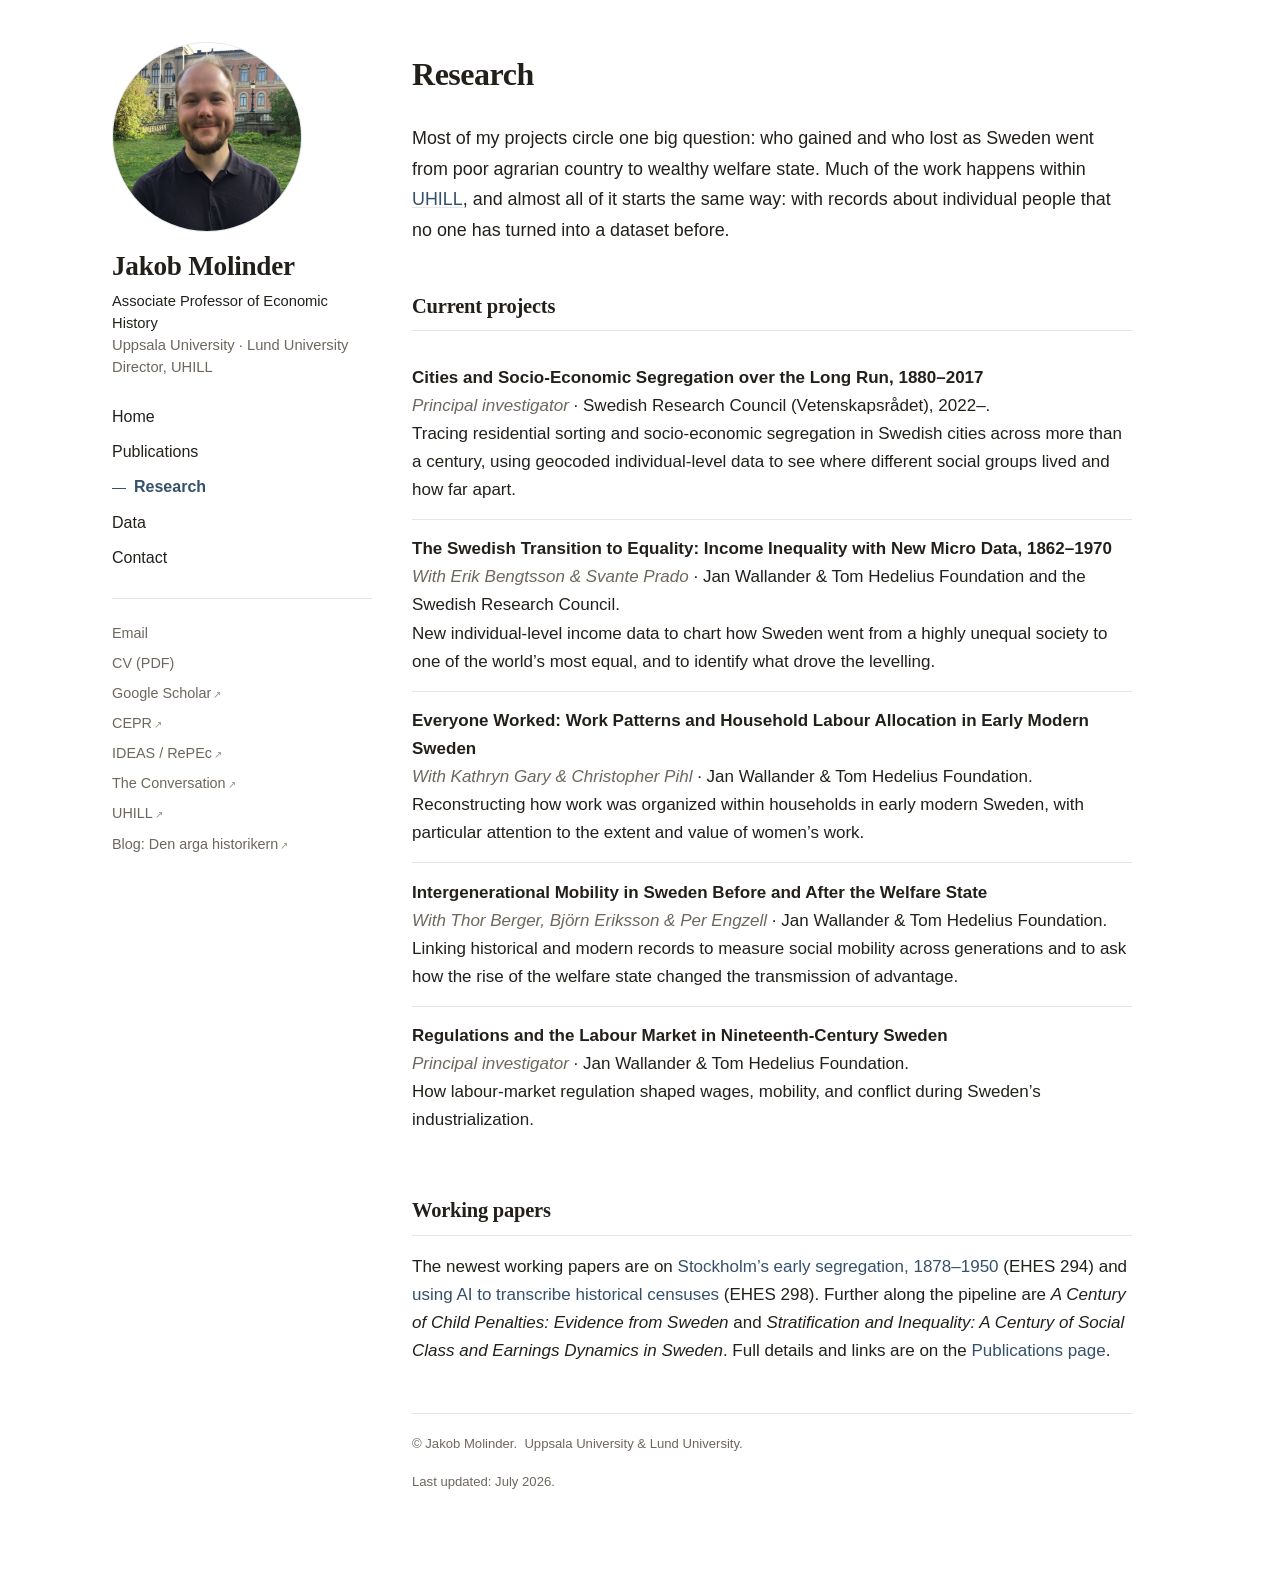
<file: research.html>
<!DOCTYPE html>
<html lang="en">
<head>
  <meta charset="utf-8">
  <meta name="viewport" content="width=device-width, initial-scale=1">
  <title>Research — Jakob Molinder</title>
  <meta name="description" content="Current research projects and work in progress by Jakob Molinder on inequality, labor markets, segregation, social mobility and economic history.">
  <link rel="canonical" href="https://jakobmolinder-uu.github.io/research.html">
  <link rel="icon" href="assets/img/favicon.svg" type="image/svg+xml">
  <link rel="icon" href="assets/img/favicon-48.png" sizes="48x48">
  <link rel="apple-touch-icon" href="assets/img/apple-touch-icon.png">
  <meta name="twitter:card" content="summary">
  <link rel="stylesheet" href="css/style.css">
  <meta property="og:type" content="website">
  <meta property="og:title" content="Research — Jakob Molinder">
  <meta property="og:url" content="https://jakobmolinder-uu.github.io/research.html">
  <meta property="og:description" content="Current research projects and work in progress by Jakob Molinder on inequality, labor markets, segregation, social mobility and economic history.">
  <meta property="og:image" content="https://jakobmolinder-uu.github.io/assets/img/jakob-molinder.jpg">
  <meta property="og:image:alt" content="Jakob Molinder">
</head>
<body>
<a class="skip" href="#main">Skip to content</a>
<div class="layout">

  <aside class="sidebar">
    <img class="sidebar__photo" src="assets/img/jakob-molinder.jpg" alt="Portrait of Jakob Molinder" width="190" height="190">
    <p class="sidebar__name"><a href="index.html">Jakob Molinder</a></p>
    <p class="sidebar__title">
      <span class="role">Associate Professor of Economic History</span><br>
      Uppsala University &middot; Lund University<br>
      Director, UHILL
    </p>
    <nav class="nav" aria-label="Primary">
      <a href="index.html">Home</a>
      <a href="publications.html">Publications</a>
      <a href="research.html" class="is-active">Research</a>
      <a href="data.html">Data</a>
      <a href="contact.html">Contact</a>
    </nav>
    <hr class="sidebar__divider">
    <ul class="links">
      <li><a href="mailto:jakob.molinder@ekhist.uu.se">Email</a></li>
      <li><a href="assets/cv.pdf">CV (PDF)</a></li>
      <li><a href="https://scholar.google.se/citations?user=_pGQ968AAAAJ&hl=en" rel="noopener">Google Scholar<span class="ext">&#8599;</span></a></li>
      <li><a href="https://cepr.org/about/people/jakob-molinder" rel="noopener">CEPR<span class="ext">&#8599;</span></a></li>
      <li><a href="https://ideas.repec.org/f/pmo867.html" rel="noopener">IDEAS / RePEc<span class="ext">&#8599;</span></a></li>
      <li><a href="https://theconversation.com/profiles/jakob-molinder-1233093" rel="noopener">The Conversation<span class="ext">&#8599;</span></a></li>
      <li><a href="https://www.uu.se/en/research/uppsala-history-of-inequality-and-labor-lab" rel="noopener">UHILL<span class="ext">&#8599;</span></a></li>
      <li><a href="https://denargahistorikern.com/" rel="noopener">Blog: Den arga historikern<span class="ext">&#8599;</span></a></li>
    </ul>
  </aside>

  <main class="content" id="main">
    <h1 class="page-title">Research</h1>
    <p class="lead">Most of my projects circle one big question: who gained and who lost as Sweden
    went from poor agrarian country to wealthy welfare state. Much of the work happens within
    <a href="https://www.uu.se/en/research/uppsala-history-of-inequality-and-labor-lab" rel="noopener">UHILL</a>,
    and almost all of it starts the same way: with records about individual people that
    no one has turned into a dataset before.</p>

    <section class="section" aria-labelledby="cur-h">
      <h2 class="section__head" id="cur-h">Current projects</h2>
      <ul class="pub-list">

        <li class="pub">
          <span class="title">Cities and Socio-Economic Segregation over the Long Run, 1880&ndash;2017</span><br>
          <span class="venue">Principal investigator</span> &middot; Swedish Research Council (Vetenskapsrådet), 2022&ndash;.<br>
          Tracing residential sorting and socio-economic segregation in Swedish cities across more
          than a century, using geocoded individual-level data to see where different social groups
          lived and how far apart.
        </li>

        <li class="pub">
          <span class="title">The Swedish Transition to Equality: Income Inequality with New Micro Data, 1862&ndash;1970</span><br>
          <span class="venue">With Erik Bengtsson &amp; Svante Prado</span> &middot; Jan Wallander &amp; Tom Hedelius Foundation and the Swedish Research Council.<br>
          New individual-level income data to chart how Sweden went from a highly unequal society to
          one of the world&rsquo;s most equal, and to identify what drove the levelling.
        </li>

        <li class="pub">
          <span class="title">Everyone Worked: Work Patterns and Household Labour Allocation in Early Modern Sweden</span><br>
          <span class="venue">With Kathryn Gary &amp; Christopher Pihl</span> &middot; Jan Wallander &amp; Tom Hedelius Foundation.<br>
          Reconstructing how work was organized within households in early modern Sweden, with
          particular attention to the extent and value of women&rsquo;s work.
        </li>

        <li class="pub">
          <span class="title">Intergenerational Mobility in Sweden Before and After the Welfare State</span><br>
          <span class="venue">With Thor Berger, Björn Eriksson &amp; Per Engzell</span> &middot; Jan Wallander &amp; Tom Hedelius Foundation.<br>
          Linking historical and modern records to measure social mobility across generations and to
          ask how the rise of the welfare state changed the transmission of advantage.
        </li>

        <li class="pub">
          <span class="title">Regulations and the Labour Market in Nineteenth-Century Sweden</span><br>
          <span class="venue">Principal investigator</span> &middot; Jan Wallander &amp; Tom Hedelius Foundation.<br>
          How labour-market regulation shaped wages, mobility, and conflict during Sweden&rsquo;s
          industrialization.
        </li>

      </ul>
    </section>

    <section class="section" aria-labelledby="wp2-h">
      <h2 class="section__head" id="wp2-h">Working papers</h2>
      <p>The newest working papers are on
      <a href="https://ehes.org/wp/EHES_294.pdf" rel="noopener">Stockholm&rsquo;s early segregation, 1878&ndash;1950</a>
      (EHES 294) and
      <a href="https://ehes.org/wp-content/uploads/2026/02/EHES_298.pdf" rel="noopener">using AI to transcribe historical censuses</a>
      (EHES 298). Further along the pipeline are <em>A Century of Child Penalties: Evidence from
      Sweden</em> and <em>Stratification and Inequality: A Century of Social Class and Earnings
      Dynamics in Sweden</em>. Full details and links are on the
      <a href="publications.html#wp-h">Publications page</a>.</p>
    </section>

    <footer class="footer">
      <p>&copy; Jakob Molinder. &nbsp;Uppsala University &amp; Lund University.</p>
      <p>Last updated: July 2026.</p>
    </footer>

  </main>
</div>
</body>
</html>
</file>
<file: css/style.css>
/* ============================================================
   Jakob Molinder — personal academic site
   Single stylesheet. No external dependencies, no tracking.
   Layout: fixed sidebar (desktop) → stacked banner (mobile).
   ============================================================ */

:root {
  --bg:      #ffffff;
  --surface: #ffffff;
  --text:    #23201c;
  --muted:   #6d675e;
  --accent:  #34506b;
  --accent-hover: #223749;
  --rule:    #e6e6e6;
  --tag-bg:  #f4f4f4;
  --tag-text:#5a544b;
  --on-accent:#ffffff;
  --serif: "Iowan Old Style", "Palatino Linotype", Palatino, "Book Antiqua", Georgia, "Times New Roman", serif;
  --sans:  -apple-system, BlinkMacSystemFont, "Segoe UI", Roboto, Helvetica, Arial, sans-serif;
  --maxw: 720px;
  --sidebar-w: 260px;
  color-scheme: light;
}

/* Light theme only — always white background, regardless of the OS dark-mode setting. */

/* ---------- reset / base ---------- */
*, *::before, *::after { box-sizing: border-box; }
html { -webkit-text-size-adjust: 100%; scroll-behavior: smooth; }
@media (prefers-reduced-motion: reduce) { html { scroll-behavior: auto; } }
.visually-hidden {
  position: absolute; width: 1px; height: 1px; padding: 0; margin: -1px;
  overflow: hidden; clip: rect(0 0 0 0); clip-path: inset(50%); white-space: nowrap; border: 0;
}
body {
  margin: 0;
  background: var(--bg);
  color: var(--text);
  font-family: var(--sans);
  font-size: 17px;
  line-height: 1.65;
  -webkit-font-smoothing: antialiased;
  text-rendering: optimizeLegibility;
}
img { max-width: 100%; height: auto; display: block; }

a {
  color: var(--accent);
  text-decoration: none;
  transition: color .15s ease;
}
a:hover { color: var(--accent-hover); text-decoration: underline; text-underline-offset: 2px; }
a:focus-visible { outline: 2px solid var(--accent); outline-offset: 2px; border-radius: 2px; }

/* ---------- layout ---------- */
.layout {
  display: flex;
  align-items: flex-start;
  gap: 2.5rem;
  max-width: 1120px;
  margin: 0 auto;
  padding: 0 2rem;
}

/* ---------- sidebar ---------- */
.sidebar {
  width: var(--sidebar-w);
  flex: 0 0 var(--sidebar-w);
  align-self: flex-start;
  padding: 2.6rem 0 2rem;
}
.sidebar__photo {
  width: 190px;
  height: 190px;
  border-radius: 50%;
  object-fit: cover;
  object-position: 50% 22%;
  border: 1px solid var(--rule);
  margin-bottom: 1.2rem;
}
.sidebar__name {
  font-family: var(--serif);
  font-size: 1.7rem;
  line-height: 1.15;
  font-weight: 600;
  margin: 0 0 .5rem;
  letter-spacing: -0.01em;
}
.sidebar__name a { color: inherit; }
.sidebar__name a:hover { color: inherit; text-decoration: none; }
.sidebar__title {
  font-size: .92rem;
  color: var(--muted);
  line-height: 1.5;
  margin: 0 0 1.3rem;
}
.sidebar__title .role { color: var(--text); font-weight: 500; }

/* nav */
.nav { margin: 0 0 1.4rem; }
.nav a {
  display: block;
  font-size: 1rem;
  padding: .28rem 0;
  color: var(--text);
  border: 0;
}
.nav a:hover { color: var(--accent); text-decoration: none; }
.nav a.is-active {
  color: var(--accent);
  font-weight: 600;
}
.nav a.is-active::before {
  content: "";
  display: inline-block;
  width: 14px;
  height: 1px;
  background: var(--accent);
  vertical-align: middle;
  margin-right: 8px;
}

.sidebar__divider { border: 0; border-top: 1px solid var(--rule); margin: 1.2rem 0; }

/* link list */
.links { list-style: none; margin: 0; padding: 0; }
.links li { margin: 0; }
.links a {
  display: inline-block;
  font-size: .9rem;
  padding: .2rem 0;
  color: var(--muted);
}
.links a:hover { color: var(--accent); text-decoration: none; }
.links a .ext { font-size: .72em; opacity: .7; margin-left: 2px; }

/* ---------- content ---------- */
.content {
  flex: 1 1 auto;
  min-width: 0;
  max-width: var(--maxw);
  padding: 3rem 0 5rem;
}
.content > *:first-child { margin-top: 0; }

.lead {
  font-size: 1.12rem;
  line-height: 1.7;
}
.lead p:first-child { margin-top: 0; }

/* research-interests line */
.tags {
  margin: .1rem 0 0;
  font-size: .95rem;
  color: var(--muted);
}
.tags .label { color: var(--text); font-weight: 600; }

/* persistent, subtle underline for in-prose links (nav/pills stay clean) */
.lead a, .news a, .selected a, .contact-block a, .dataset p a {
  text-decoration: underline;
  text-underline-offset: 2px;
  text-decoration-thickness: 1px;
  text-decoration-color: var(--rule);
}
.lead a:hover, .news a:hover, .selected a:hover,
.contact-block a:hover, .dataset p a:hover { text-decoration-color: var(--accent); }

h1.page-title {
  font-family: var(--serif);
  font-size: 2rem;
  font-weight: 600;
  letter-spacing: -0.015em;
  margin: 0 0 1.4rem;
}

.section { margin-top: 2.8rem; }
.section__head {
  font-family: var(--serif);
  font-size: 1.28rem;
  font-weight: 600;
  margin: 0 0 1.1rem;
  padding-bottom: .4rem;
  border-bottom: 1px solid var(--rule);
  letter-spacing: -0.01em;
}
.section__more { font-size: .9rem; }

/* news feed */
.news { list-style: none; margin: 0; padding: 0; }
.news li {
  display: grid;
  grid-template-columns: 3.4rem 1fr;
  gap: .9rem;
  padding: .55rem 0;
  border-bottom: 1px solid var(--rule);
}
.news li:last-child { border-bottom: 0; }
.news .yr {
  font-variant-numeric: tabular-nums;
  color: var(--muted);
  font-size: .9rem;
  padding-top: .05rem;
}
.news .what { font-size: .98rem; }

/* publications */
.pub-group { margin-top: 2.4rem; }
.pub-list { list-style: none; margin: 0; padding: 0; }
.pub {
  padding: .95rem 0;
  border-bottom: 1px solid var(--rule);
}
.pub:last-child { border-bottom: 0; }
.pub .title { font-weight: 600; }
.pub .authors { color: var(--text); }
.pub .venue { color: var(--muted); font-style: italic; }
.pub .yr { color: var(--muted); }
.pub-links {
  margin-top: .35rem;
  display: flex;
  flex-wrap: wrap;
  gap: .4rem;
}
.pub-links a {
  font-size: .78rem;
  padding: .16rem .6rem;
  background: transparent;
  color: var(--accent);
  border: 1px solid var(--rule);
  border-radius: 4px;
  line-height: 1.6;
}
.pub-links a:hover,
.pub-links a:focus-visible { background: var(--accent); color: var(--on-accent); border-color: var(--accent); text-decoration: none; }

/* selected pubs (compact) */
.selected { list-style: none; margin: 0; padding: 0; }
.selected li { padding: .5rem 0; border-bottom: 1px solid var(--rule); font-size: .98rem; }
.selected li:last-child { border-bottom: 0; }
.selected .venue { color: var(--muted); font-style: italic; }

/* datasets */
.dataset {
  padding: 1.2rem 0;
  border-bottom: 1px solid var(--rule);
}
.dataset:last-child { border-bottom: 0; }
.dataset h2 { font-family: var(--serif); font-size: 1.1rem; margin: 0 0 .35rem; }
.dataset p { margin: .3rem 0 .6rem; font-size: .96rem; }
.dataset .files { display: flex; flex-wrap: wrap; gap: .5rem; }
.dataset .files a {
  font-size: .82rem;
  padding: .2rem .7rem;
  border: 1px solid var(--rule);
  border-radius: 5px;
  color: var(--accent);
}
.dataset .files a:hover,
.dataset .files a:focus-visible { background: var(--accent); color: var(--on-accent); border-color: var(--accent); text-decoration: none; }

/* contact */
.contact-block { margin-bottom: 1.8rem; }
.contact-block h2 { font-family: var(--serif); font-size: 1.1rem; margin: 0 0 .3rem; }
.contact-block p { margin: .15rem 0; color: var(--text); }
.contact-block .muted { color: var(--muted); }

/* misc */
p { margin: 0 0 1rem; }
strong { font-weight: 600; }
.footer {
  margin-top: 3rem;
  padding-top: 1.2rem;
  border-top: 1px solid var(--rule);
  font-size: .82rem;
  color: var(--muted);
}

/* skip link */
.skip {
  position: absolute; left: -9999px; top: 0;
  background: var(--accent); color: var(--on-accent); padding: .5rem .9rem; border-radius: 0 0 6px 0; z-index: 10;
}
.skip:focus { left: 0; }

/* ---------- responsive ---------- */
@media (max-width: 880px) {
  .layout { display: block; padding: 0 1.3rem; }
  .sidebar {
    position: static;
    width: auto;
    flex: none;
    height: auto;
    overflow: visible;
    padding: 2rem 0 1.4rem;
    text-align: center;
    border-bottom: 1px solid var(--rule);
  }
  .sidebar__photo { margin: 0 auto 1.1rem; width: 150px; height: 150px; }
  .sidebar__title { margin-bottom: 1.2rem; }
  .nav {
    display: flex;
    flex-wrap: wrap;
    justify-content: center;
    gap: .3rem 1.3rem;
    margin-bottom: 1.2rem;
  }
  .nav a { padding: .2rem 0; }
  .nav a.is-active::before { display: none; }
  .sidebar__divider { display: none; }
  .links {
    display: flex;
    flex-wrap: wrap;
    justify-content: center;
    gap: .35rem 1.1rem;
    margin-top: .3rem;
  }
  .links a { padding: .38rem 0; }
  .content { padding: 2.2rem 0 3.5rem; max-width: none; }
  .news li { grid-template-columns: 3rem 1fr; }
}

@media (max-width: 460px) {
  body { font-size: 16px; }
  .layout { padding: 0 1rem; }
}
</file>
